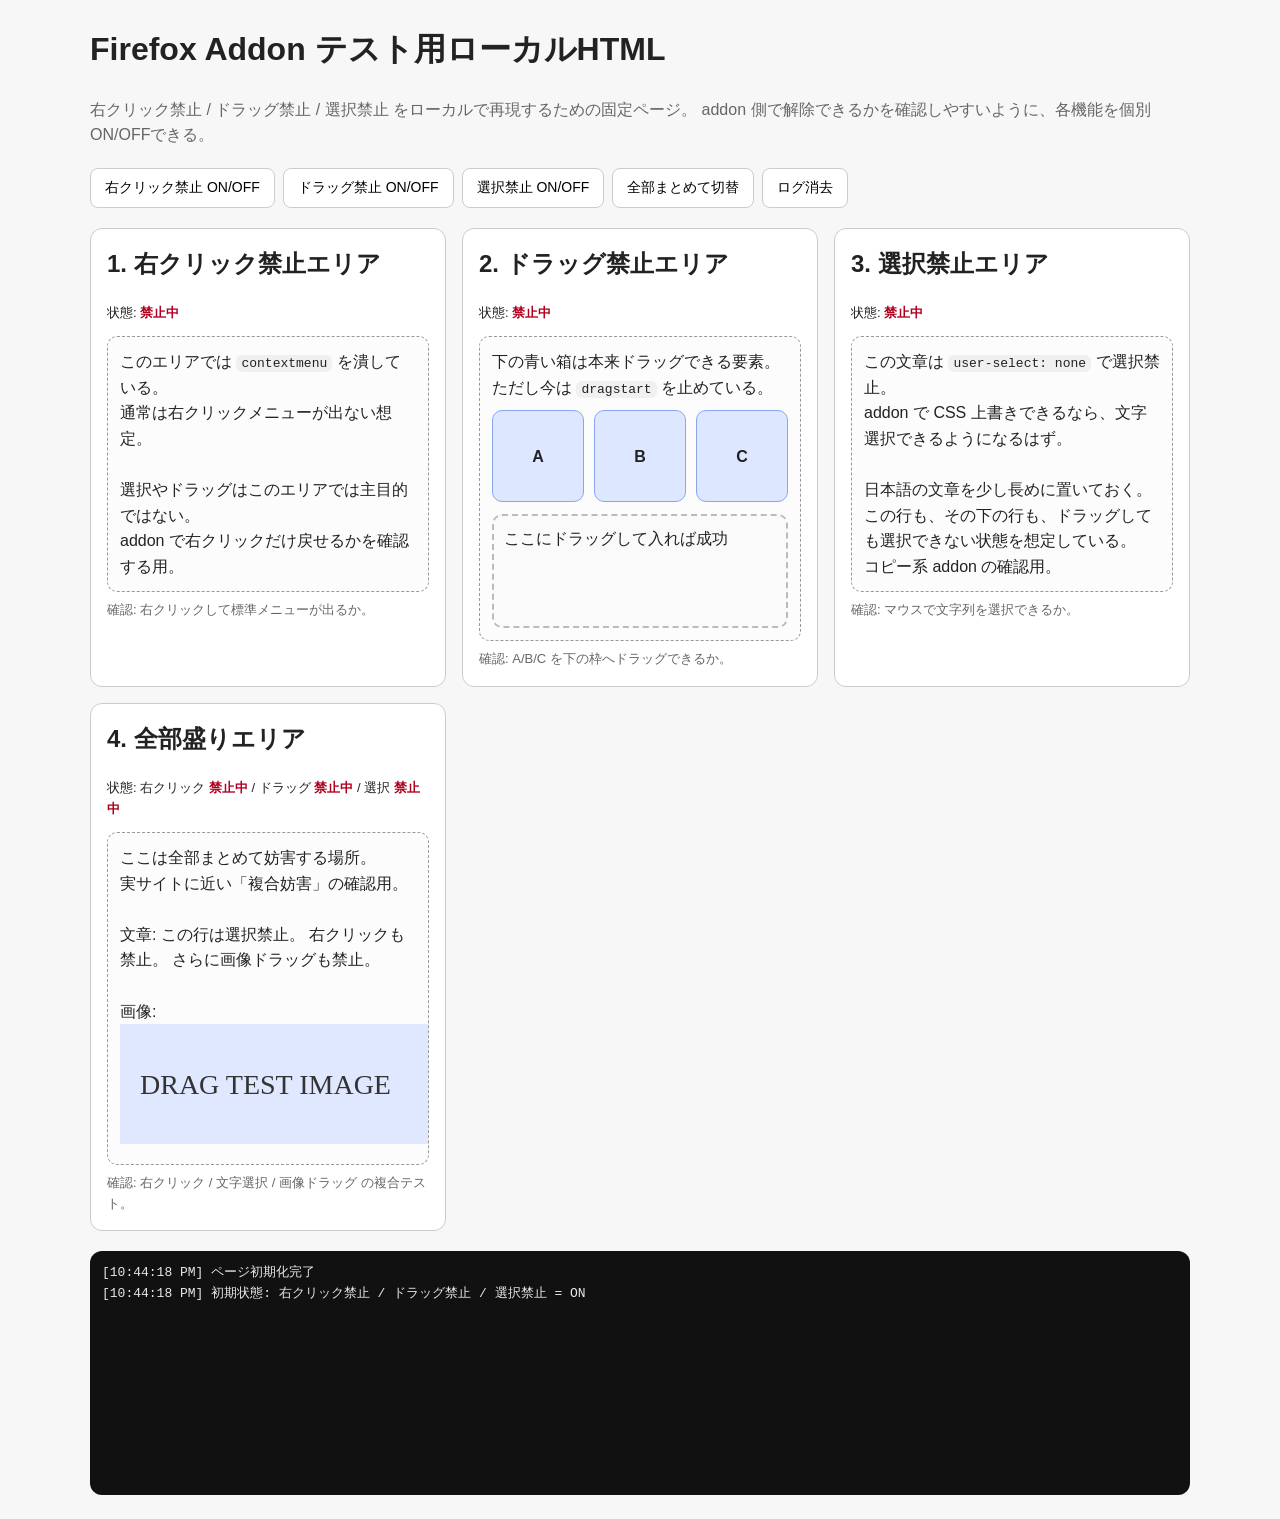
<file: firefox_addon_test.html>
<!DOCTYPE html>
<html lang="ja">
<head>
  <meta charset="UTF-8" />
  <meta name="viewport" content="width=device-width, initial-scale=1.0" />
  <title>Firefox Addon Test Fixture</title>
  <style>
    :root {
      --bg: #f7f7f7;
      --card: #ffffff;
      --border: #cccccc;
      --text: #222222;
      --muted: #666666;
      --accent: #2d6cdf;
      --danger: #b00020;
      --ok: #0a7a2f;
    }

    body {
      margin: 0;
      padding: 24px;
      font-family: sans-serif;
      background: var(--bg);
      color: var(--text);
      line-height: 1.6;
    }

    h1, h2 {
      margin-top: 0;
    }

    .wrap {
      max-width: 1100px;
      margin: 0 auto;
    }

    .desc {
      margin-bottom: 20px;
      color: var(--muted);
    }

    .toolbar {
      display: flex;
      flex-wrap: wrap;
      gap: 8px;
      margin-bottom: 20px;
    }

    button {
      padding: 10px 14px;
      border: 1px solid var(--border);
      background: #fff;
      cursor: pointer;
      border-radius: 8px;
      font-size: 14px;
    }

    button:hover {
      border-color: var(--accent);
    }

    .grid {
      display: grid;
      grid-template-columns: repeat(auto-fit, minmax(320px, 1fr));
      gap: 16px;
    }

    .card {
      background: var(--card);
      border: 1px solid var(--border);
      border-radius: 12px;
      padding: 16px;
      box-sizing: border-box;
    }

    .status {
      font-size: 13px;
      margin-bottom: 12px;
    }

    .on {
      color: var(--danger);
      font-weight: bold;
    }

    .off {
      color: var(--ok);
      font-weight: bold;
    }

    .area {
      min-height: 160px;
      border: 1px dashed #999;
      border-radius: 10px;
      padding: 12px;
      background: #fcfcfc;
    }

    .noselect {
      -webkit-user-select: none;
      user-select: none;
    }

    .drag-items {
      display: flex;
      gap: 10px;
      flex-wrap: wrap;
      margin-top: 10px;
    }

    .drag-item {
      width: 90px;
      height: 90px;
      border-radius: 10px;
      background: #dde7ff;
      border: 1px solid #8aa7ee;
      display: flex;
      align-items: center;
      justify-content: center;
      cursor: grab;
      font-weight: bold;
    }

    .dropzone {
      margin-top: 12px;
      min-height: 90px;
      border: 2px dashed #bbb;
      border-radius: 10px;
      padding: 10px;
      background: #fafafa;
    }

    .mixed {
      position: relative;
      overflow: hidden;
    }

    .overlay {
      position: absolute;
      inset: 0;
      background: transparent;
      display: none;
      z-index: 10;
    }

    .log {
      margin-top: 20px;
      background: #111;
      color: #e8e8e8;
      border-radius: 12px;
      padding: 12px;
      height: 220px;
      overflow: auto;
      font-family: Consolas, monospace;
      font-size: 13px;
      white-space: pre-wrap;
    }

    .hint {
      color: var(--muted);
      font-size: 13px;
      margin-top: 8px;
    }

    code {
      background: #f0f0f0;
      padding: 1px 5px;
      border-radius: 6px;
    }
  </style>
</head>
<body>
  <div class="wrap">
    <h1>Firefox Addon テスト用ローカルHTML</h1>
    <div class="desc">
      右クリック禁止 / ドラッグ禁止 / 選択禁止 をローカルで再現するための固定ページ。
      addon 側で解除できるかを確認しやすいように、各機能を個別ON/OFFできる。
    </div>

    <div class="toolbar">
      <button id="toggleContextMenu">右クリック禁止 ON/OFF</button>
      <button id="toggleDrag">ドラッグ禁止 ON/OFF</button>
      <button id="toggleSelect">選択禁止 ON/OFF</button>
      <button id="toggleAll">全部まとめて切替</button>
      <button id="clearLog">ログ消去</button>
    </div>

    <div class="grid">
      <section class="card">
        <h2>1. 右クリック禁止エリア</h2>
        <div class="status">状態: <span id="statusContext" class="on">禁止中</span></div>
        <div id="contextArea" class="area">
          このエリアでは <code>contextmenu</code> を潰している。<br>
          通常は右クリックメニューが出ない想定。<br><br>
          選択やドラッグはこのエリアでは主目的ではない。<br>
          addon で右クリックだけ戻せるかを確認する用。
        </div>
        <div class="hint">確認: 右クリックして標準メニューが出るか。</div>
      </section>

      <section class="card">
        <h2>2. ドラッグ禁止エリア</h2>
        <div class="status">状態: <span id="statusDrag" class="on">禁止中</span></div>
        <div id="dragArea" class="area">
          下の青い箱は本来ドラッグできる要素。<br>
          ただし今は <code>dragstart</code> を止めている。<br>

          <div class="drag-items">
            <div class="drag-item" draggable="true">A</div>
            <div class="drag-item" draggable="true">B</div>
            <div class="drag-item" draggable="true">C</div>
          </div>

          <div id="dropzone" class="dropzone">
            ここにドラッグして入れば成功
          </div>
        </div>
        <div class="hint">確認: A/B/C を下の枠へドラッグできるか。</div>
      </section>

      <section class="card">
        <h2>3. 選択禁止エリア</h2>
        <div class="status">状態: <span id="statusSelect" class="on">禁止中</span></div>
        <div id="selectArea" class="area noselect">
          この文章は <code>user-select: none</code> で選択禁止。<br>
          addon で CSS 上書きできるなら、文字選択できるようになるはず。<br><br>
          日本語の文章を少し長めに置いておく。<br>
          この行も、その下の行も、ドラッグしても選択できない状態を想定している。<br>
          コピー系 addon の確認用。
        </div>
        <div class="hint">確認: マウスで文字列を選択できるか。</div>
      </section>

      <section class="card">
        <h2>4. 全部盛りエリア</h2>
        <div class="status">
          状態:
          右クリック <span id="statusMixedContext" class="on">禁止中</span> /
          ドラッグ <span id="statusMixedDrag" class="on">禁止中</span> /
          選択 <span id="statusMixedSelect" class="on">禁止中</span>
        </div>
        <div id="mixedArea" class="area mixed noselect">
          ここは全部まとめて妨害する場所。<br>
          実サイトに近い「複合妨害」の確認用。<br><br>

          文章:
          この行は選択禁止。
          右クリックも禁止。
          さらに画像ドラッグも禁止。<br><br>

          画像:
          <img id="testImg"
               src="data:image/svg+xml;utf8,<svg xmlns='http://www.w3.org/2000/svg' width='320' height='120'><rect width='100%' height='100%' fill='%23dfe8ff'/><text x='20' y='70' font-size='28' fill='%23333'>DRAG TEST IMAGE</text></svg>"
               alt="drag test"
               draggable="true" />

          <div id="mixedOverlay" class="overlay"></div>
        </div>
        <div class="hint">確認: 右クリック / 文字選択 / 画像ドラッグ の複合テスト。</div>
      </section>
    </div>

    <div id="log" class="log"></div>
  </div>

  <script>
    const state = {
      contextBlocked: true,
      dragBlocked: true,
      selectBlocked: true
    };

    const logEl = document.getElementById("log");

    function log(message) {
      const now = new Date();
      const time = now.toLocaleTimeString();
      logEl.textContent += `[${time}] ${message}\n`;
      logEl.scrollTop = logEl.scrollHeight;
    }

    function setStatus(id, blocked) {
      const el = document.getElementById(id);
      el.textContent = blocked ? "禁止中" : "解除中";
      el.className = blocked ? "on" : "off";
    }

    function render() {
      setStatus("statusContext", state.contextBlocked);
      setStatus("statusDrag", state.dragBlocked);
      setStatus("statusSelect", state.selectBlocked);

      setStatus("statusMixedContext", state.contextBlocked);
      setStatus("statusMixedDrag", state.dragBlocked);
      setStatus("statusMixedSelect", state.selectBlocked);

      const selectArea = document.getElementById("selectArea");
      const mixedArea = document.getElementById("mixedArea");

      if (state.selectBlocked) {
        selectArea.classList.add("noselect");
        mixedArea.classList.add("noselect");
      } else {
        selectArea.classList.remove("noselect");
        mixedArea.classList.remove("noselect");
      }
    }

    // 右クリック禁止
    document.getElementById("contextArea").addEventListener("contextmenu", (e) => {
      log("contextArea: contextmenu");
      if (state.contextBlocked) {
        e.preventDefault();
        log("contextArea: 右クリック禁止が発動");
      }
    });

    document.getElementById("mixedArea").addEventListener("contextmenu", (e) => {
      log("mixedArea: contextmenu");
      if (state.contextBlocked) {
        e.preventDefault();
        log("mixedArea: 右クリック禁止が発動");
      }
    });

    // ドラッグ禁止
    document.querySelectorAll(".drag-item").forEach((item) => {
      item.addEventListener("dragstart", (e) => {
        log(`drag-item ${item.textContent}: dragstart`);
        if (state.dragBlocked) {
          e.preventDefault();
          log(`drag-item ${item.textContent}: ドラッグ禁止が発動`);
          return;
        }
        e.dataTransfer.setData("text/plain", item.textContent);
      });
    });

    document.getElementById("testImg").addEventListener("dragstart", (e) => {
      log("mixed image: dragstart");
      if (state.dragBlocked) {
        e.preventDefault();
        log("mixed image: ドラッグ禁止が発動");
      }
    });

    const dropzone = document.getElementById("dropzone");
    dropzone.addEventListener("dragover", (e) => {
      e.preventDefault();
    });

    dropzone.addEventListener("drop", (e) => {
      e.preventDefault();
      const data = e.dataTransfer.getData("text/plain");
      dropzone.textContent = `ドロップ成功: ${data}`;
      log(`dropzone: drop success (${data})`);
    });

    // コピーや選択の確認ログ
    document.getElementById("selectArea").addEventListener("copy", () => {
      log("selectArea: copy");
    });

    document.getElementById("mixedArea").addEventListener("copy", () => {
      log("mixedArea: copy");
    });

    document.addEventListener("selectionchange", () => {
      const selected = window.getSelection().toString();
      if (selected) {
        log(`selectionchange: "${selected.slice(0, 40)}"`);
      }
    });

    // ボタン
    document.getElementById("toggleContextMenu").addEventListener("click", () => {
      state.contextBlocked = !state.contextBlocked;
      render();
      log(`右クリック禁止: ${state.contextBlocked ? "ON" : "OFF"}`);
    });

    document.getElementById("toggleDrag").addEventListener("click", () => {
      state.dragBlocked = !state.dragBlocked;
      render();
      log(`ドラッグ禁止: ${state.dragBlocked ? "ON" : "OFF"}`);
    });

    document.getElementById("toggleSelect").addEventListener("click", () => {
      state.selectBlocked = !state.selectBlocked;
      render();
      log(`選択禁止: ${state.selectBlocked ? "ON" : "OFF"}`);
    });

    document.getElementById("toggleAll").addEventListener("click", () => {
      const next = !(state.contextBlocked && state.dragBlocked && state.selectBlocked);
      state.contextBlocked = next;
      state.dragBlocked = next;
      state.selectBlocked = next;
      render();
      log(`全部まとめて: ${next ? "禁止ON" : "禁止OFF"}`);
    });

    document.getElementById("clearLog").addEventListener("click", () => {
      logEl.textContent = "";
    });

    render();
    log("ページ初期化完了");
    log("初期状態: 右クリック禁止 / ドラッグ禁止 / 選択禁止 = ON");
  </script>
</body>
</html>
</file>
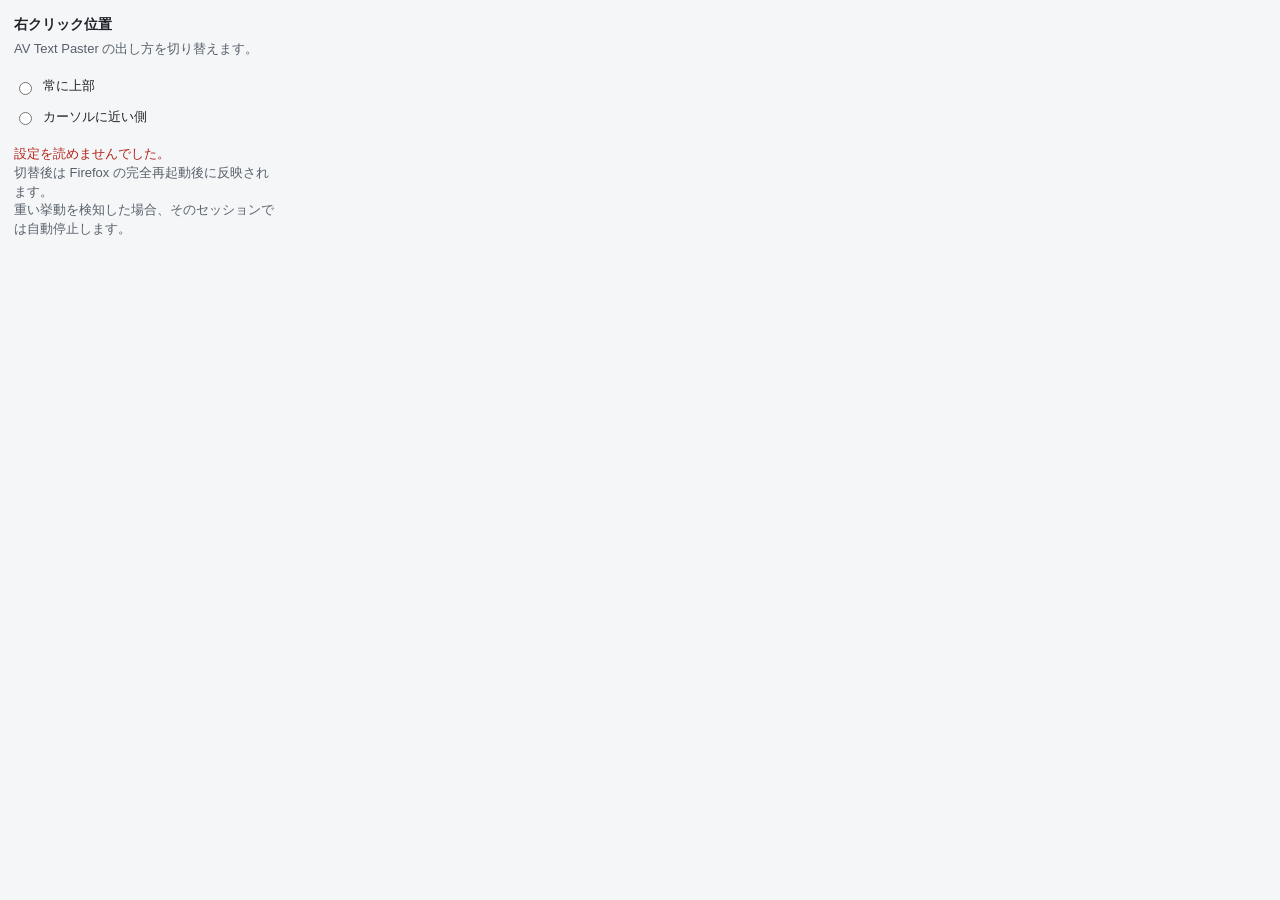
<file: avtext-ffext/popup/popup.html>
<!doctype html>
<html lang="ja">
  <head>
    <meta charset="utf-8">
    <title>AV Text Paster 設定</title>
    <link rel="stylesheet" href="popup.css">
  </head>
  <body>
    <main class="panel">
      <h1>右クリック位置</h1>
      <p class="lead">AV Text Paster の出し方を切り替えます。</p>
      <form id="mode-form">
        <label class="option">
          <input type="radio" name="menu-order-mode" value="top">
          <span>常に上部</span>
        </label>
        <label class="option">
          <input type="radio" name="menu-order-mode" value="near_cursor">
          <span>カーソルに近い側</span>
        </label>
      </form>
      <p id="status" class="status" role="status" aria-live="polite"></p>
      <p class="hint">切替後は Firefox の完全再起動後に反映されます。</p>
      <p class="hint">重い挙動を検知した場合、そのセッションでは自動停止します。</p>
    </main>
    <script src="popup.js"></script>
  </body>
</html>
</file>
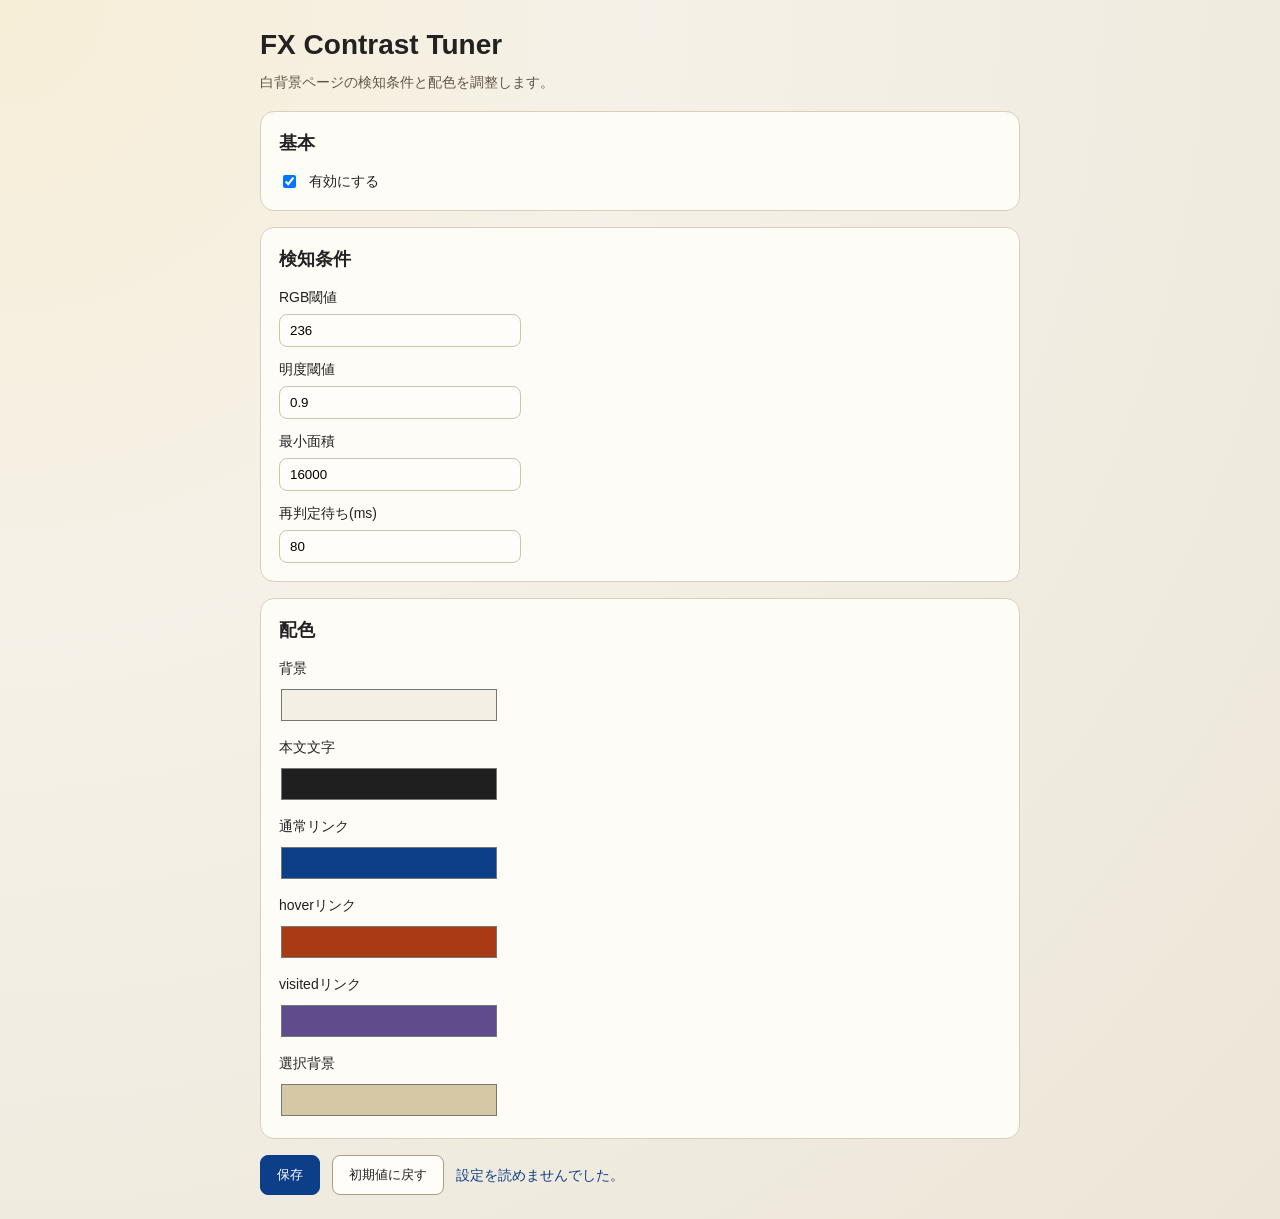
<file: fx-contrast-tuner/options/options.html>
<!doctype html>
<html lang="ja">
  <head>
    <meta charset="utf-8">
    <title>FX Contrast Tuner 設定</title>
    <link rel="stylesheet" href="options.css">
  </head>
  <body>
    <main class="page">
      <header class="hero">
        <h1>FX Contrast Tuner</h1>
        <p>白背景ページの検知条件と配色を調整します。</p>
      </header>

      <form id="settings-form">
        <section class="card">
          <h2>基本</h2>
          <label class="field checkbox">
            <input id="enabled" name="enabled" type="checkbox">
            <span>有効にする</span>
          </label>
        </section>

        <section class="card">
          <h2>検知条件</h2>
          <label class="field">
            <span>RGB閾値</span>
            <input id="perChannelThreshold" name="perChannelThreshold" type="number" min="0" max="255" step="1">
          </label>
          <label class="field">
            <span>明度閾値</span>
            <input id="luminanceThreshold" name="luminanceThreshold" type="number" min="0" max="1" step="0.01">
          </label>
          <label class="field">
            <span>最小面積</span>
            <input id="minArea" name="minArea" type="number" min="1" max="10000000" step="100">
          </label>
          <label class="field">
            <span>再判定待ち(ms)</span>
            <input id="debounceMs" name="debounceMs" type="number" min="0" max="5000" step="10">
          </label>
        </section>

        <section class="card">
          <h2>配色</h2>
          <label class="field">
            <span>背景</span>
            <input id="surfaceBg" name="surfaceBg" type="color">
          </label>
          <label class="field">
            <span>本文文字</span>
            <input id="textColor" name="textColor" type="color">
          </label>
          <label class="field">
            <span>通常リンク</span>
            <input id="linkColor" name="linkColor" type="color">
          </label>
          <label class="field">
            <span>hoverリンク</span>
            <input id="linkHoverColor" name="linkHoverColor" type="color">
          </label>
          <label class="field">
            <span>visitedリンク</span>
            <input id="linkVisitedColor" name="linkVisitedColor" type="color">
          </label>
          <label class="field">
            <span>選択背景</span>
            <input id="selectionBg" name="selectionBg" type="color">
          </label>
        </section>

        <div class="actions">
          <button id="save-button" type="submit">保存</button>
          <button id="reset-button" type="button">初期値に戻す</button>
          <p id="status" class="status" role="status" aria-live="polite"></p>
        </div>
      </form>
    </main>
    <script src="../defaults.js"></script>
    <script src="options.js"></script>
  </body>
</html>
</file>
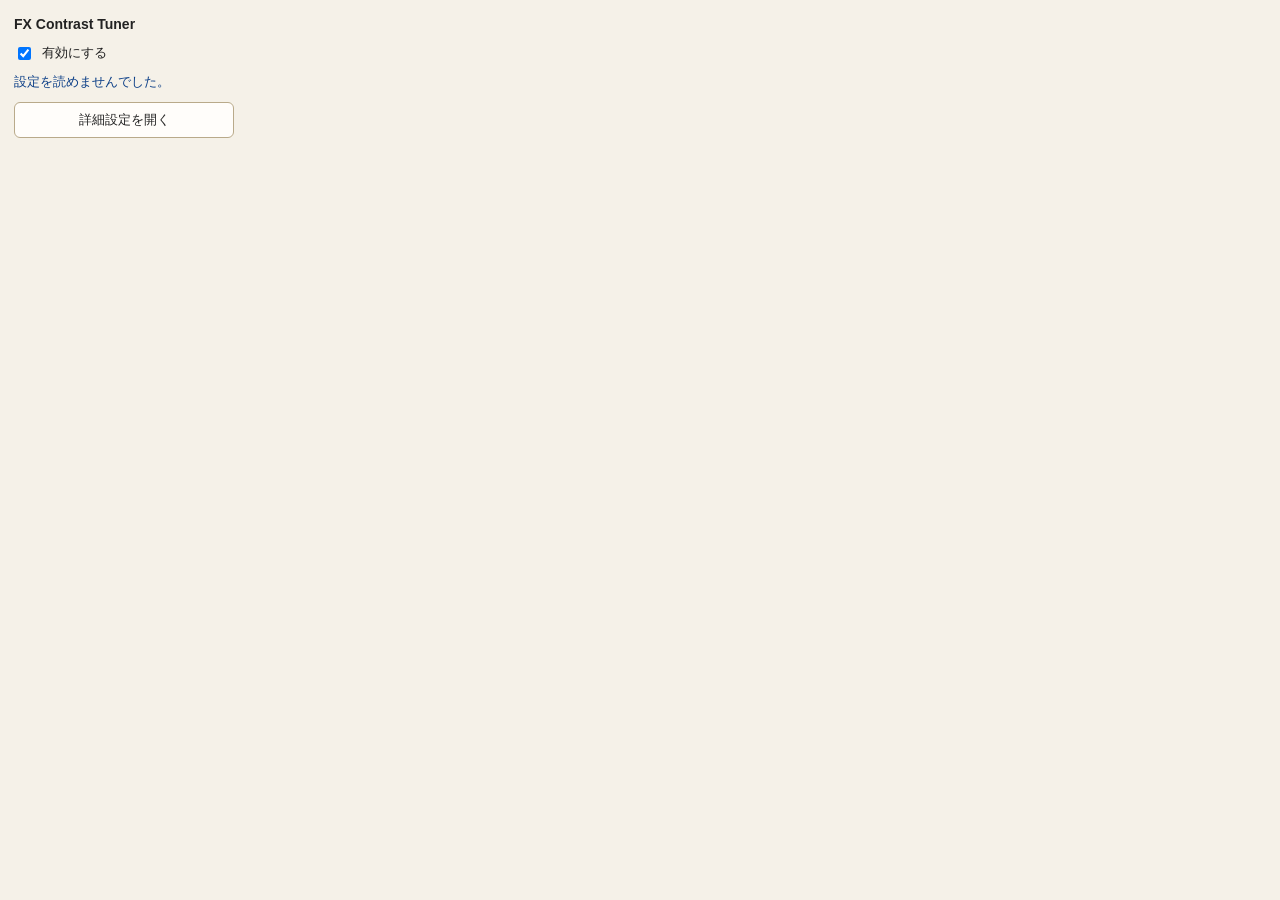
<file: fx-contrast-tuner/popup/popup.html>
<!doctype html>
<html lang="ja">
  <head>
    <meta charset="utf-8">
    <title>FX Contrast Tuner</title>
    <link rel="stylesheet" href="popup.css">
  </head>
  <body>
    <main class="panel">
      <h1>FX Contrast Tuner</h1>
      <label class="toggle">
        <input id="enabled" type="checkbox">
        <span>有効にする</span>
      </label>
      <p id="status" class="status" role="status" aria-live="polite"></p>
      <button id="open-options" type="button">詳細設定を開く</button>
    </main>
    <script src="../defaults.js"></script>
    <script src="popup.js"></script>
  </body>
</html>
</file>
<file: avtext-ffext/popup/popup.css>
body {
  margin: 0;
  background: #f5f6f8;
  color: #1f2328;
  font: 13px/1.45 "Yu Gothic UI", "Meiryo UI", sans-serif;
}

.panel {
  width: 260px;
  padding: 14px;
}

h1 {
  margin: 0 0 6px;
  font-size: 14px;
}

.lead,
.hint,
.status {
  margin: 0;
}

.lead,
.hint {
  color: #57606a;
}

#mode-form {
  margin: 12px 0;
}

.option {
  display: flex;
  align-items: center;
  gap: 8px;
  padding: 6px 0;
}

.status {
  min-height: 1.4em;
  color: #0b6bcb;
}

.status.is-error {
  color: #b42318;
}
</file>
<file: fx-contrast-tuner/options/options.css>
body {
  margin: 0;
  background:
    radial-gradient(circle at top left, #f7eed7 0, #f5f1e8 36%, #ece6d8 100%);
  color: #222222;
  font: 14px/1.5 "Yu Gothic UI", "Meiryo UI", sans-serif;
}

.page {
  max-width: 760px;
  margin: 0 auto;
  padding: 24px;
}

.hero {
  margin-bottom: 18px;
}

.hero h1 {
  margin: 0 0 6px;
  font-size: 28px;
}

.hero p {
  margin: 0;
  color: #5f5647;
}

#settings-form {
  display: grid;
  gap: 16px;
}

.card {
  background: rgba(255, 253, 248, 0.95);
  border: 1px solid #d9cfbc;
  border-radius: 14px;
  padding: 18px;
}

.card h2 {
  margin: 0 0 14px;
  font-size: 18px;
}

.field {
  display: grid;
  gap: 6px;
  margin-bottom: 12px;
}

.field:last-child {
  margin-bottom: 0;
}

.checkbox {
  grid-template-columns: auto 1fr;
  align-items: center;
  gap: 10px;
}

input[type="number"],
input[type="color"] {
  width: 220px;
  max-width: 100%;
}

input[type="number"] {
  border: 1px solid #cfc3ab;
  border-radius: 8px;
  padding: 8px 10px;
  background: #fffdf9;
}

input[type="color"] {
  border: none;
  background: transparent;
  height: 40px;
  padding: 0;
}

.actions {
  display: flex;
  align-items: center;
  gap: 12px;
  flex-wrap: wrap;
}

button {
  border: 1px solid #af9d7d;
  background: #fffdfa;
  color: #222222;
  border-radius: 8px;
  padding: 10px 16px;
  cursor: pointer;
}

#save-button {
  background: #0c3f87;
  border-color: #0c3f87;
  color: #ffffff;
}

.status {
  margin: 0;
  color: #0c3f87;
}
</file>
<file: fx-contrast-tuner/popup/popup.css>
body {
  margin: 0;
  background: #f5f1e8;
  color: #222222;
  font: 13px/1.45 "Yu Gothic UI", "Meiryo UI", sans-serif;
}

.panel {
  width: 220px;
  padding: 14px;
}

h1 {
  margin: 0 0 10px;
  font-size: 14px;
}

.toggle {
  display: flex;
  align-items: center;
  gap: 8px;
}

.status {
  min-height: 1.4em;
  margin: 10px 0;
  color: #0c3f87;
}

button {
  width: 100%;
  border: 1px solid #b9aa8a;
  background: #fffdfa;
  color: #222222;
  border-radius: 6px;
  padding: 8px 10px;
  cursor: pointer;
}
</file>
